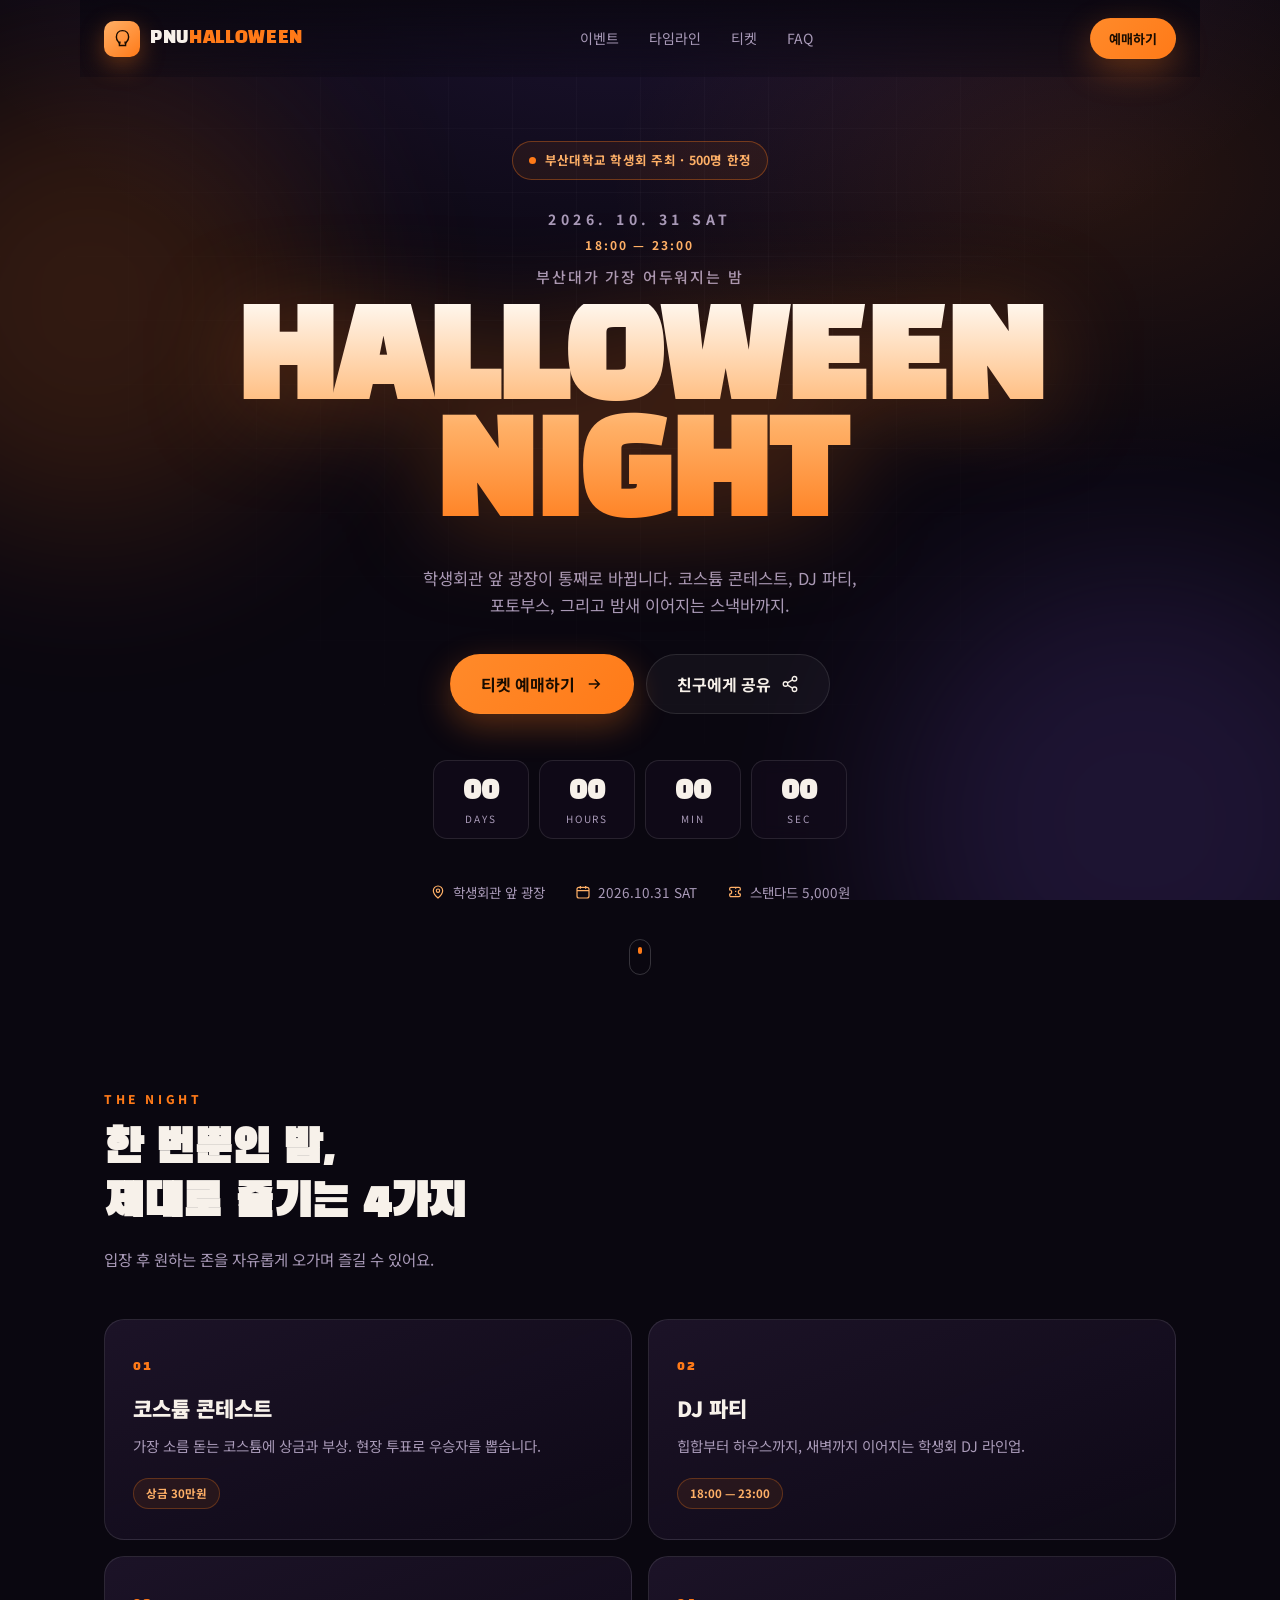
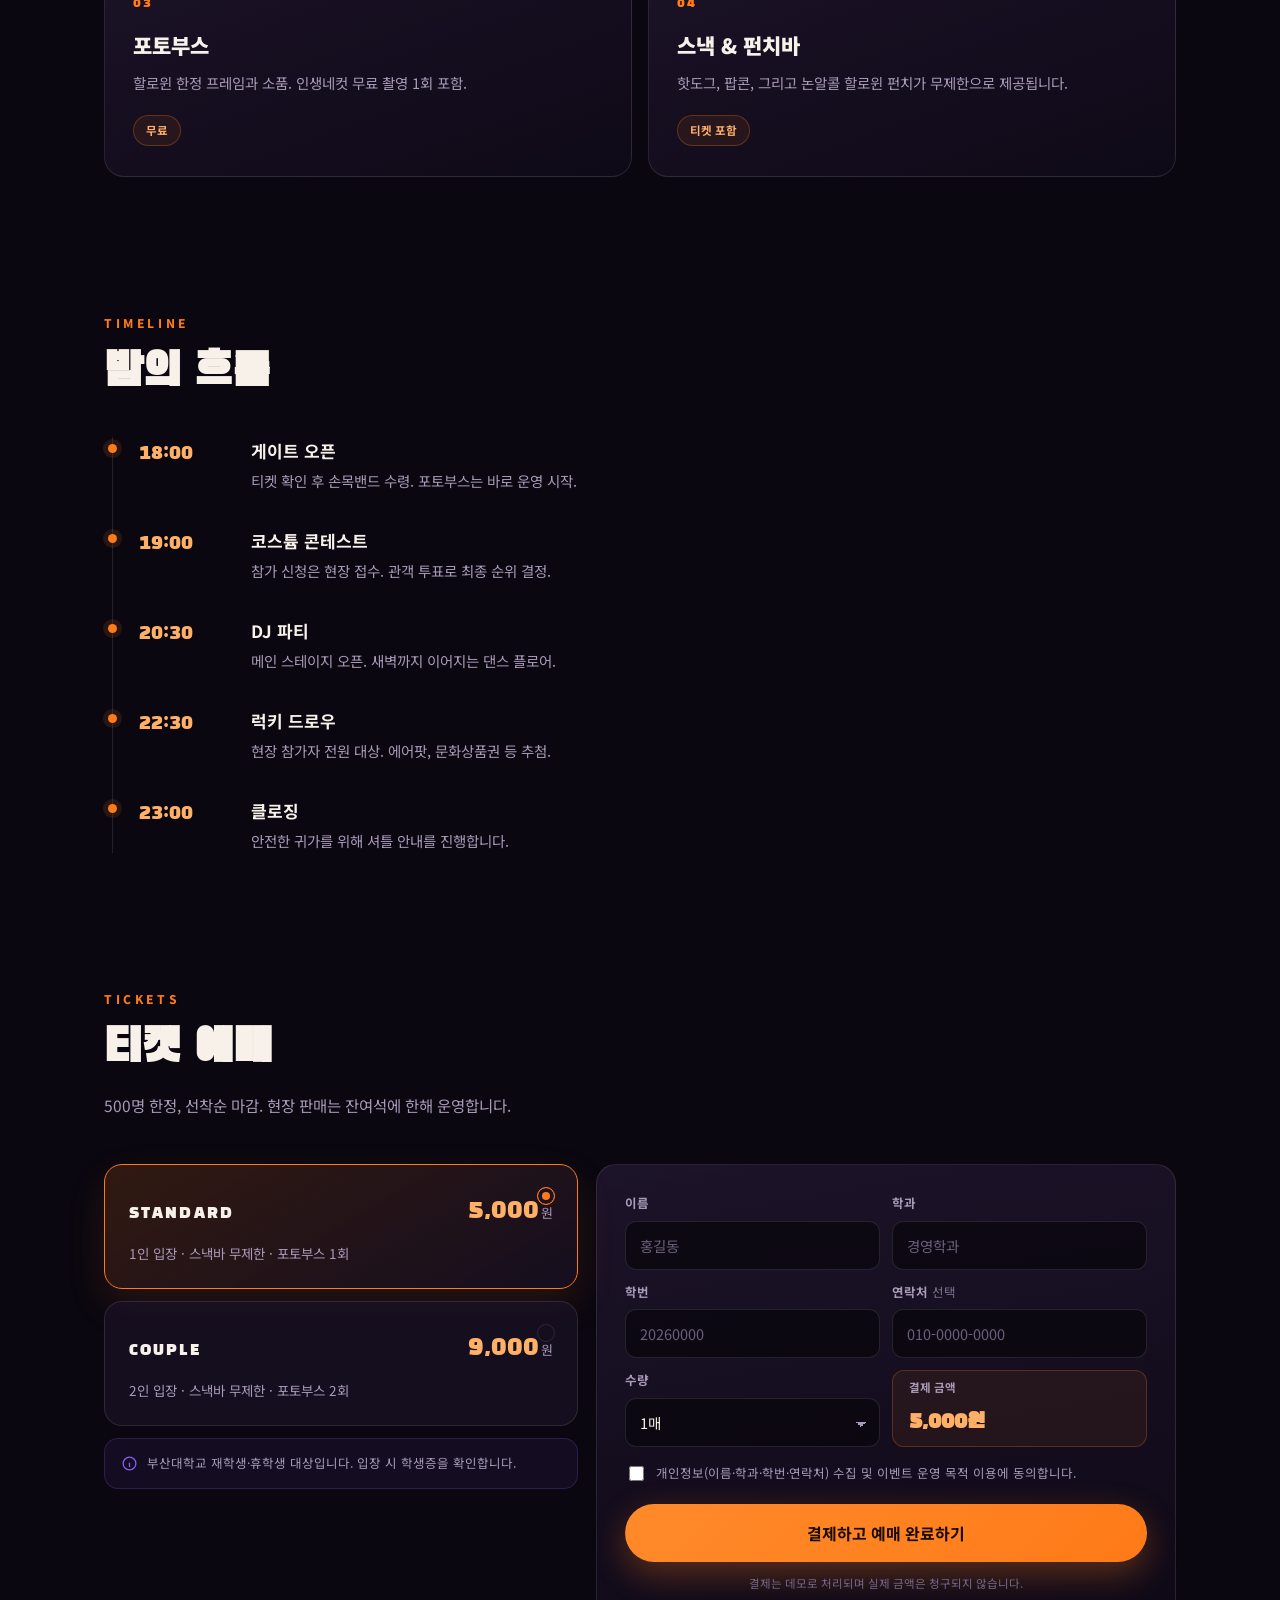
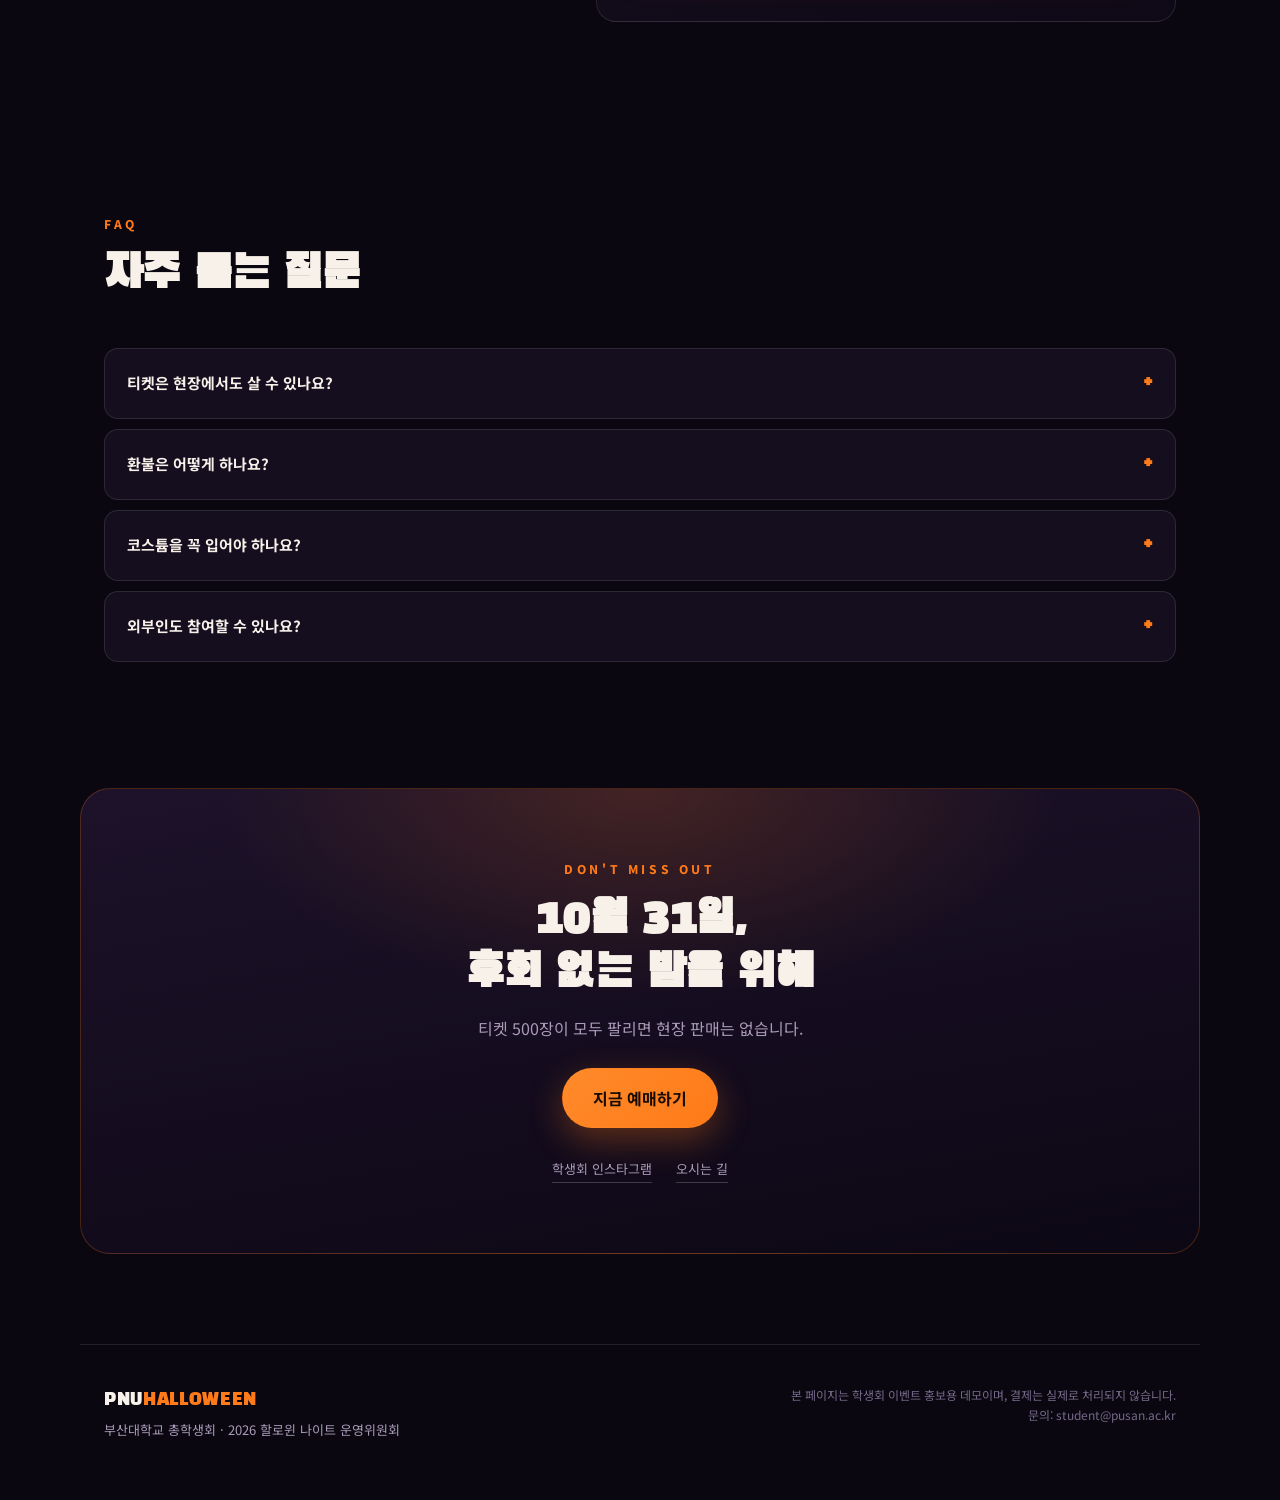
<file: index.html>
<!doctype html>
<html lang="ko">
<head>
  <meta charset="utf-8" />
  <meta name="viewport" content="width=device-width, initial-scale=1" />
  <title>PNU HALLOWEEN NIGHT 2026 | 부산대학교 학생회</title>
  <meta name="description" content="2026년 10월 31일, 부산대학교 학생회관 앞 광장. 코스튬 콘테스트, DJ 파티, 포토부스까지. 부산대학교 학생회 할로윈 나이트." />
  <meta name="theme-color" content="#0a0710" />
  <link rel="icon" href="data:image/svg+xml,%3Csvg xmlns='http://www.w3.org/2000/svg' viewBox='0 0 100 100'%3E%3Crect width='100' height='100' rx='22' fill='%23ff7a18'/%3E%3Ccircle cx='50' cy='55' r='26' fill='%23140a00'/%3E%3Crect x='46' y='18' width='8' height='14' rx='4' fill='%23140a00'/%3E%3C/svg%3E" />
  <meta property="og:type" content="website" />
  <meta property="og:title" content="PNU HALLOWEEN NIGHT 2026" />
  <meta property="og:description" content="10.31 SAT 18:00 부산대학교 학생회관 앞 광장. 500명 한정 티켓." />
  <link rel="preconnect" href="https://fonts.googleapis.com" />
  <link rel="preconnect" href="https://fonts.gstatic.com" crossorigin />
  <link href="https://fonts.googleapis.com/css2?family=Black+Han+Sans&family=Noto+Sans+KR:wght@400;500;700;900&display=swap" rel="stylesheet" />
  <link rel="stylesheet" href="assets/styles.css" />
</head>
<body>
  <div class="bg" aria-hidden="true">
    <div class="bg__glow bg__glow--orange"></div>
    <div class="bg__glow bg__glow--purple"></div>
    <div class="bg__grid"></div>
  </div>

  <header class="nav">
    <a class="brand" href="#hero" data-track="nav_brand">
      <span class="brand__mark" aria-hidden="true">
        <svg viewBox="0 0 24 24" fill="none" stroke="currentColor" stroke-width="1.6"><path d="M12 3c4.5 0 7 3.2 7 7.4 0 2.4-.8 3.9-2 5.1-1 1-1.5 1.8-1.5 3.3v1.2H8.5v-1.2c0-1.5-.5-2.3-1.5-3.3-1.2-1.2-2-2.7-2-5.1C5 6.2 7.5 3 12 3Z"/><path d="M9 15.5V18M15 15.5V18M9.5 9.5h.01M14.5 9.5h.01"/></svg>
      </span>
      <span class="brand__text">PNU<em>HALLOWEEN</em></span>
    </a>
    <nav class="nav__links" aria-label="주요 메뉴">
      <a href="#about">이벤트</a>
      <a href="#lineup">타임라인</a>
      <a href="#tickets">티켓</a>
      <a href="#faq">FAQ</a>
    </nav>
    <a href="#tickets" class="btn btn--mini btn--primary" data-track="nav_ticket">예매하기</a>
  </header>

  <main>
    <section class="hero" id="hero">
      <div class="hero__badge reveal">
        <span class="dot"></span> 부산대학교 학생회 주최 · 500명 한정
      </div>
      <p class="hero__date reveal">2026. 10. 31 SAT<span>18:00 — 23:00</span></p>
      <h1 class="hero__title reveal">
        <span class="hero__title-top">부산대가 가장 어두워지는 밤</span>
        <span class="hero__title-main">HALLOWEEN<br />NIGHT</span>
      </h1>
      <p class="hero__lead reveal">
        학생회관 앞 광장이 통째로 바뀝니다. 코스튬 콘테스트, DJ 파티,<br class="pc-only" />
        포토부스, 그리고 밤새 이어지는 스낵바까지.
      </p>
      <div class="hero__actions reveal">
        <a href="#tickets" class="btn btn--primary btn--lg" data-track="hero_cta">
          티켓 예매하기
          <svg viewBox="0 0 24 24" fill="none" stroke="currentColor" stroke-width="2"><path d="M5 12h14M13 6l6 6-6 6"/></svg>
        </a>
        <button class="btn btn--ghost btn--lg" id="shareBtn" data-track="share_click" type="button">
          친구에게 공유
          <svg viewBox="0 0 24 24" fill="none" stroke="currentColor" stroke-width="1.8"><circle cx="18" cy="5" r="3"/><circle cx="6" cy="12" r="3"/><circle cx="18" cy="19" r="3"/><path d="m8.6 10.6 6.8-4M8.6 13.4l6.8 4"/></svg>
        </button>
      </div>

      <div class="countdown reveal" id="countdown" aria-label="이벤트 시작까지 남은 시간">
        <div class="countdown__cell"><strong id="cd-days">--</strong><span>DAYS</span></div>
        <div class="countdown__cell"><strong id="cd-hours">--</strong><span>HOURS</span></div>
        <div class="countdown__cell"><strong id="cd-minutes">--</strong><span>MIN</span></div>
        <div class="countdown__cell"><strong id="cd-seconds">--</strong><span>SEC</span></div>
      </div>

      <ul class="hero__facts reveal">
        <li><svg viewBox="0 0 24 24" fill="none" stroke="currentColor" stroke-width="1.8"><path d="M12 21s7-6.1 7-11a7 7 0 1 0-14 0c0 4.9 7 11 7 11Z"/><circle cx="12" cy="10" r="2.5"/></svg>학생회관 앞 광장</li>
        <li><svg viewBox="0 0 24 24" fill="none" stroke="currentColor" stroke-width="1.8"><rect x="3" y="5" width="18" height="16" rx="3"/><path d="M8 3v4M16 3v4M3 10h18"/></svg>2026.10.31 SAT</li>
        <li><svg viewBox="0 0 24 24" fill="none" stroke="currentColor" stroke-width="1.8"><path d="M4 9V7a2 2 0 0 1 2-2h12a2 2 0 0 1 2 2v2a3 3 0 0 0 0 6v2a2 2 0 0 1-2 2H6a2 2 0 0 1-2-2v-2a3 3 0 0 0 0-6Z"/><path d="M13 5v14" stroke-dasharray="2 3"/></svg>스탠다드 5,000원</li>
      </ul>

      <div class="hero__scroll" aria-hidden="true"><span></span></div>
    </section>

    <section class="section" id="about" data-section="about">
      <div class="section__head">
        <p class="eyebrow">THE NIGHT</p>
        <h2>한 번뿐인 밤,<br />제대로 즐기는 4가지</h2>
        <p class="section__desc">입장 후 원하는 존을 자유롭게 오가며 즐길 수 있어요.</p>
      </div>
      <div class="cards">
        <article class="card reveal">
          <span class="card__num">01</span>
          <h3>코스튬 콘테스트</h3>
          <p>가장 소름 돋는 코스튬에 상금과 부상. 현장 투표로 우승자를 뽑습니다.</p>
          <span class="card__tag">상금 30만원</span>
        </article>
        <article class="card reveal">
          <span class="card__num">02</span>
          <h3>DJ 파티</h3>
          <p>힙합부터 하우스까지, 새벽까지 이어지는 학생회 DJ 라인업.</p>
          <span class="card__tag">18:00 — 23:00</span>
        </article>
        <article class="card reveal">
          <span class="card__num">03</span>
          <h3>포토부스</h3>
          <p>할로윈 한정 프레임과 소품. 인생네컷 무료 촬영 1회 포함.</p>
          <span class="card__tag">무료</span>
        </article>
        <article class="card reveal">
          <span class="card__num">04</span>
          <h3>스낵 &amp; 펀치바</h3>
          <p>핫도그, 팝콘, 그리고 논알콜 할로윈 펀치가 무제한으로 제공됩니다.</p>
          <span class="card__tag">티켓 포함</span>
        </article>
      </div>
    </section>

    <section class="lineup" id="lineup" data-section="lineup">
      <div class="section__head section__head--left">
        <p class="eyebrow">TIMELINE</p>
        <h2>밤의 흐름</h2>
      </div>
      <div class="timeline">
        <div class="timeline__item reveal">
          <span class="timeline__time">18:00</span>
          <div class="timeline__body"><h3>게이트 오픈</h3><p>티켓 확인 후 손목밴드 수령. 포토부스는 바로 운영 시작.</p></div>
        </div>
        <div class="timeline__item reveal">
          <span class="timeline__time">19:00</span>
          <div class="timeline__body"><h3>코스튬 콘테스트</h3><p>참가 신청은 현장 접수. 관객 투표로 최종 순위 결정.</p></div>
        </div>
        <div class="timeline__item reveal">
          <span class="timeline__time">20:30</span>
          <div class="timeline__body"><h3>DJ 파티</h3><p>메인 스테이지 오픈. 새벽까지 이어지는 댄스 플로어.</p></div>
        </div>
        <div class="timeline__item reveal">
          <span class="timeline__time">22:30</span>
          <div class="timeline__body"><h3>럭키 드로우</h3><p>현장 참가자 전원 대상. 에어팟, 문화상품권 등 추첨.</p></div>
        </div>
        <div class="timeline__item reveal">
          <span class="timeline__time">23:00</span>
          <div class="timeline__body"><h3>클로징</h3><p>안전한 귀가를 위해 셔틀 안내를 진행합니다.</p></div>
        </div>
      </div>
    </section>

    <section class="section section--tickets" id="tickets" data-section="tickets">
      <div class="section__head">
        <p class="eyebrow">TICKETS</p>
        <h2>티켓 예매</h2>
        <p class="section__desc">500명 한정, 선착순 마감. 현장 판매는 잔여석에 한해 운영합니다.</p>
      </div>

      <div class="booking">
        <div class="booking__tickets">
          <label class="ticket-option is-active" data-ticket-card="standard">
            <input type="radio" name="ticket" value="standard" checked />
            <span class="ticket-option__top">
              <span class="ticket-option__name">STANDARD</span>
              <span class="ticket-option__price">5,000<span>원</span></span>
            </span>
            <span class="ticket-option__desc">1인 입장 · 스낵바 무제한 · 포토부스 1회</span>
            <span class="ticket-option__check" aria-hidden="true"></span>
          </label>
          <label class="ticket-option" data-ticket-card="couple">
            <input type="radio" name="ticket" value="couple" />
            <span class="ticket-option__top">
              <span class="ticket-option__name">COUPLE</span>
              <span class="ticket-option__price">9,000<span>원</span></span>
            </span>
            <span class="ticket-option__desc">2인 입장 · 스낵바 무제한 · 포토부스 2회</span>
            <span class="ticket-option__check" aria-hidden="true"></span>
          </label>
          <div class="ticket-note">
            <svg viewBox="0 0 24 24" fill="none" stroke="currentColor" stroke-width="1.8"><circle cx="12" cy="12" r="9"/><path d="M12 8h.01M11 12h1v4h1"/></svg>
            <p>부산대학교 재학생·휴학생 대상입니다. 입장 시 학생증을 확인합니다.</p>
          </div>
        </div>

        <form class="booking__form" id="bookingForm" novalidate>
          <div class="field-row">
            <label class="field">
              <span>이름</span>
              <input type="text" name="name" id="name" placeholder="홍길동" maxlength="40" required autocomplete="name" />
            </label>
            <label class="field">
              <span>학과</span>
              <input type="text" name="department" id="department" placeholder="경영학과" maxlength="60" required />
            </label>
          </div>
          <div class="field-row">
            <label class="field">
              <span>학번</span>
              <input type="text" name="studentId" id="studentId" placeholder="20260000" maxlength="20" inputmode="numeric" required />
            </label>
            <label class="field">
              <span>연락처 <em>선택</em></span>
              <input type="tel" name="phone" id="phone" placeholder="010-0000-0000" maxlength="20" inputmode="tel" autocomplete="tel" />
            </label>
          </div>
          <div class="field-row">
            <label class="field">
              <span>수량</span>
              <select name="quantity" id="quantity">
                <option value="1">1매</option>
                <option value="2">2매</option>
                <option value="3">3매</option>
                <option value="4">4매</option>
                <option value="5">5매</option>
              </select>
            </label>
            <div class="field field--total">
              <span>결제 금액</span>
              <strong id="totalPrice">5,000원</strong>
            </div>
          </div>
          <label class="agree">
            <input type="checkbox" id="agree" required />
            <span>개인정보(이름·학과·학번·연락처) 수집 및 이벤트 운영 목적 이용에 동의합니다.</span>
          </label>
          <button type="submit" class="btn btn--primary btn--block btn--lg" data-track="checkout_submit">
            결제하고 예매 완료하기
          </button>
          <p class="form-fine">결제는 데모로 처리되며 실제 금액은 청구되지 않습니다.</p>
        </form>
      </div>
    </section>

    <section class="section" id="faq" data-section="faq">
      <div class="section__head">
        <p class="eyebrow">FAQ</p>
        <h2>자주 묻는 질문</h2>
      </div>
      <div class="faq">
        <details class="faq__item">
          <summary data-track="faq_ticket">티켓은 현장에서도 살 수 있나요?</summary>
          <p>잔여석이 있을 경우에만 현장 판매를 진행합니다. 500명 한정으로 조기 마감될 수 있어 사전 예매를 권장합니다.</p>
        </details>
        <details class="faq__item">
          <summary data-track="faq_refund">환불은 어떻게 하나요?</summary>
          <p>이벤트 3일 전(10월 28일 23:59)까지 학생회 인스타그램 DM으로 요청 시 전액 환불됩니다.</p>
        </details>
        <details class="faq__item">
          <summary data-track="faq_costume">코스튬을 꼭 입어야 하나요?</summary>
          <p>아니요. 자유로운 복장으로 참여 가능합니다. 다만 코스튬 콘테스트 참가를 원하시면 19시까지 현장 접수해 주세요.</p>
        </details>
        <details class="faq__item">
          <summary data-track="faq_guest">외부인도 참여할 수 있나요?</summary>
          <p>부산대학교 재학생·휴학생만 입장 가능합니다. 입장 시 학생증 또는 모바일 학생증을 확인합니다.</p>
        </details>
      </div>
    </section>

    <section class="final-cta">
      <p class="eyebrow">DON'T MISS OUT</p>
      <h2>10월 31일,<br />후회 없는 밤을 위해</h2>
      <p>티켓 500장이 모두 팔리면 현장 판매는 없습니다.</p>
      <a href="#tickets" class="btn btn--primary btn--lg" data-track="final_cta">지금 예매하기</a>
      <div class="final-cta__links">
        <a href="https://www.instagram.com/" target="_blank" rel="noopener" data-track="instagram_click">학생회 인스타그램</a>
        <a href="https://map.naver.com/" target="_blank" rel="noopener" data-track="map_click">오시는 길</a>
      </div>
    </section>
  </main>

  <footer class="footer">
    <div class="footer__brand">
      <span class="brand__text">PNU<em>HALLOWEEN</em></span>
      <p>부산대학교 총학생회 · 2026 할로윈 나이트 운영위원회</p>
    </div>
    <p class="footer__fine">
      본 페이지는 학생회 이벤트 홍보용 데모이며, 결제는 실제로 처리되지 않습니다.<br />
      문의: student@pusan.ac.kr
    </p>
  </footer>

  <div class="modal" id="checkoutModal" role="dialog" aria-modal="true" aria-labelledby="checkoutTitle" hidden>
    <div class="modal__backdrop" data-close-modal></div>
    <div class="modal__card">
      <button class="modal__close" type="button" data-close-modal data-track="checkout_cancel" aria-label="닫기">
        <svg viewBox="0 0 24 24" fill="none" stroke="currentColor" stroke-width="2"><path d="m6 6 12 12M18 6 6 18"/></svg>
      </button>
      <p class="eyebrow">CHECKOUT</p>
      <h3 id="checkoutTitle">주문 확인</h3>
      <dl class="summary" id="checkoutSummary"></dl>
      <div class="pay-methods" role="radiogroup" aria-label="결제 수단">
        <label class="pay-method is-active"><input type="radio" name="payMethod" value="kakaopay" checked /><span>카카오페이</span></label>
        <label class="pay-method"><input type="radio" name="payMethod" value="toss" /><span>토스페이</span></label>
        <label class="pay-method"><input type="radio" name="payMethod" value="card" /><span>신용·체크카드</span></label>
      </div>
      <button class="btn btn--primary btn--block btn--lg" id="payBtn" type="button" data-track="checkout_pay">결제하기</button>
      <p class="form-fine">결제는 데모로 처리되며 실제 금액은 청구되지 않습니다.</p>
    </div>
  </div>

  <div class="modal" id="successModal" role="dialog" aria-modal="true" aria-labelledby="successTitle" hidden>
    <div class="modal__backdrop"></div>
    <div class="modal__card modal__card--success">
      <div class="success-icon" aria-hidden="true">
        <svg viewBox="0 0 24 24" fill="none" stroke="currentColor" stroke-width="2"><path d="m5 13 4 4L19 7"/></svg>
      </div>
      <p class="eyebrow">SEE YOU THERE</p>
      <h3 id="successTitle">예매가 완료되었습니다</h3>
      <p class="success-desc">입장 시 학생증과 예매 번호를 보여주세요.</p>
      <div class="order-no"><span>예매 번호</span><strong id="orderNo">----</strong></div>
      <button class="btn btn--primary btn--block" id="closeSuccess" type="button" data-track="success_close">확인</button>
    </div>
  </div>

  <div class="toast" id="toast" role="status" aria-live="polite"></div>

  <script src="assets/config.js"></script>
  <script src="assets/app.js"></script>
</body>
</html>
</file>
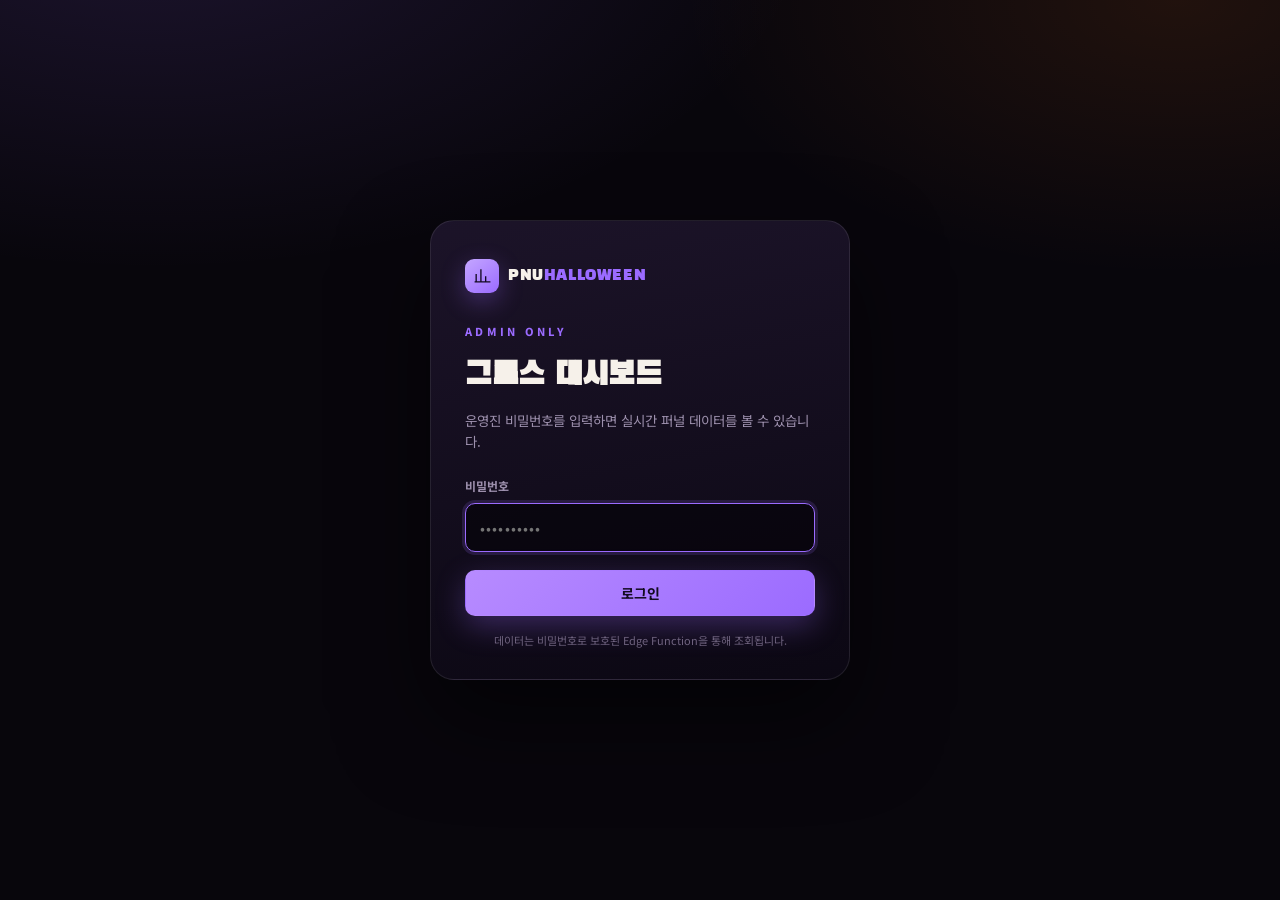
<file: admin.html>
<!doctype html>
<html lang="ko">
<head>
  <meta charset="utf-8" />
  <meta name="viewport" content="width=device-width, initial-scale=1" />
  <meta name="robots" content="noindex, nofollow" />
  <title>PNU HALLOWEEN · Growth Dashboard</title>
  <meta name="theme-color" content="#0a0710" />
  <link rel="icon" href="data:image/svg+xml,%3Csvg xmlns='http://www.w3.org/2000/svg' viewBox='0 0 100 100'%3E%3Crect width='100' height='100' rx='22' fill='%238b5cf6'/%3E%3Cpath d='M22 62h12V40H22zM44 62h12V28H44zM66 62h12V48H66z' fill='%23f7f1ea'/%3E%3C/svg%3E" />
  <link rel="preconnect" href="https://fonts.googleapis.com" />
  <link rel="preconnect" href="https://fonts.gstatic.com" crossorigin />
  <link href="https://fonts.googleapis.com/css2?family=Black+Han+Sans&family=Noto+Sans+KR:wght@400;500;700;900&display=swap" rel="stylesheet" />
  <link rel="stylesheet" href="assets/admin.css" />
</head>
<body>
  <div class="login" id="loginView">
    <form class="login__card" id="loginForm" autocomplete="on">
      <div class="brand">
        <span class="brand__mark" aria-hidden="true">
          <svg viewBox="0 0 24 24" fill="none" stroke="currentColor" stroke-width="1.7"><path d="M4 20V10M10 20V4M16 20v-7M22 20H2"/></svg>
        </span>
        <span class="brand__text">PNU<em>HALLOWEEN</em></span>
      </div>
      <p class="eyebrow">ADMIN ONLY</p>
      <h1>그로스 대시보드</h1>
      <p class="login__desc">운영진 비밀번호를 입력하면 실시간 퍼널 데이터를 볼 수 있습니다.</p>
      <label class="field">
        <span>비밀번호</span>
        <input type="password" id="password" name="password" placeholder="••••••••••" autocomplete="current-password" required />
      </label>
      <p class="login__error" id="loginError" role="alert" hidden></p>
      <button type="submit" class="btn btn--primary btn--block" id="loginBtn">로그인</button>
      <p class="login__fine">데이터는 비밀번호로 보호된 Edge Function을 통해 조회됩니다.</p>
    </form>
  </div>

  <div class="dash" id="dashView" hidden>
    <header class="topbar">
      <div class="topbar__left">
        <div class="brand">
          <span class="brand__mark" aria-hidden="true">
            <svg viewBox="0 0 24 24" fill="none" stroke="currentColor" stroke-width="1.7"><path d="M4 20V10M10 20V4M16 20v-7M22 20H2"/></svg>
          </span>
          <span class="brand__text">PNU<em>GROWTH</em></span>
        </div>
        <span class="topbar__divider" aria-hidden="true"></span>
        <span class="topbar__title">할로윈 나이트 운영 대시보드</span>
      </div>
      <div class="topbar__right">
        <span class="live"><i></i>LIVE</span>
        <span class="updated" id="updatedAt">불러오는 중…</span>
        <button class="btn btn--ghost btn--mini" id="refreshBtn" type="button">
          <svg viewBox="0 0 24 24" fill="none" stroke="currentColor" stroke-width="2"><path d="M20 11a8 8 0 1 0-2.3 5.7M20 5v6h-6"/></svg>
          새로고침
        </button>
        <button class="btn btn--ghost btn--mini" id="logoutBtn" type="button">로그아웃</button>
      </div>
    </header>

    <main class="dash__main">
      <p class="range" id="rangeLabel">최근 14일 · Asia/Seoul</p>

      <section class="kpis" id="kpis" aria-label="핵심 지표"></section>

      <div class="grid grid--2">
        <section class="panel">
          <div class="panel__head">
            <h2>퍼널 전환 · 이탈</h2>
            <span class="panel__hint">최근 14일 · 세션 기준</span>
          </div>
          <div class="funnel" id="funnel"></div>
        </section>

        <section class="panel">
          <div class="panel__head">
            <h2>시간대별 방문</h2>
            <span class="panel__hint">오늘 · KST</span>
          </div>
          <div class="chart chart--hourly" id="hourlyChart"></div>
        </section>
      </div>

      <section class="panel">
        <div class="panel__head">
          <h2>일별 트렌드</h2>
          <div class="legend">
            <span><i class="legend__dot legend__dot--orange"></i>방문 세션</span>
            <span><i class="legend__dot legend__dot--green"></i>구매</span>
          </div>
        </div>
        <div class="chart chart--trend" id="trendChart"></div>
      </section>

      <div class="grid grid--2">
        <section class="panel">
          <div class="panel__head">
            <h2>버튼별 클릭</h2>
            <span class="panel__hint">최근 14일</span>
          </div>
          <div class="table-wrap">
            <table class="table" id="buttonsTable">
              <thead><tr><th>버튼</th><th class="num">클릭</th><th class="num">세션</th><th>비중</th></tr></thead>
              <tbody></tbody>
            </table>
          </div>
        </section>

        <section class="panel">
          <div class="panel__head">
            <h2>유입 채널 · UTM</h2>
            <span class="panel__hint">최근 14일</span>
          </div>
          <div class="table-wrap">
            <table class="table" id="utmTable">
              <thead><tr><th>소스</th><th class="num">방문</th><th class="num">구매</th><th class="num">전환</th></tr></thead>
              <tbody></tbody>
            </table>
          </div>
        </section>
      </div>

      <div class="grid grid--3">
        <section class="panel">
          <div class="panel__head">
            <h2>티켓 판매</h2>
            <span class="panel__hint">최근 14일</span>
          </div>
          <div class="table-wrap">
            <table class="table" id="ticketsTable">
              <thead><tr><th>티켓</th><th class="num">주문</th><th class="num">매수</th><th class="num">매출</th></tr></thead>
              <tbody></tbody>
            </table>
          </div>
        </section>

        <section class="panel">
          <div class="panel__head">
            <h2>디바이스 · 스크롤</h2>
          </div>
          <div class="mini-bars" id="deviceStats"></div>
          <div class="mini-bars mini-bars--scroll" id="scrollStats"></div>
        </section>

        <section class="panel">
          <div class="panel__head">
            <h2>최근 세션</h2>
            <span class="panel__hint">최근 12개</span>
          </div>
          <div class="sessions" id="recentSessions"></div>
        </section>
      </div>
    </main>

    <footer class="dash__foot">
      <span>PNU HALLOWEEN NIGHT 2026 · 운영진 전용</span>
      <span class="auto-refresh">자동 새로고침 60초</span>
    </footer>
  </div>

  <script src="assets/config.js"></script>
  <script src="assets/admin.js"></script>
</body>
</html>
</file>
<file: assets/styles.css>
:root {
  --bg: #0a0710;
  --bg-soft: #120c1b;
  --panel: rgba(27, 18, 38, 0.72);
  --line: rgba(255, 255, 255, 0.1);
  --text: #f7f1ea;
  --muted: #a99ab8;
  --orange: #ff7a18;
  --orange-soft: #ffb067;
  --purple: #8b5cf6;
  --green: #39d98a;
  --radius: 20px;
  --max: 1120px;
  --font-display: "Black Han Sans", "Noto Sans KR", sans-serif;
  --font-body: "Noto Sans KR", system-ui, -apple-system, sans-serif;
}

* { box-sizing: border-box; }

html { scroll-behavior: smooth; }

body {
  margin: 0;
  background: var(--bg);
  color: var(--text);
  font-family: var(--font-body);
  line-height: 1.65;
  -webkit-font-smoothing: antialiased;
  overflow-x: hidden;
}

body.is-locked { overflow: hidden; }

a { color: inherit; text-decoration: none; }

img, svg { display: block; }

::selection { background: var(--orange); color: #140a00; }

.bg {
  position: fixed;
  inset: 0;
  z-index: -1;
  overflow: hidden;
  background:
    radial-gradient(1200px 700px at 50% -10%, rgba(139, 92, 246, 0.16), transparent 60%),
    radial-gradient(800px 500px at 85% 20%, rgba(255, 122, 24, 0.12), transparent 60%),
    var(--bg);
}

.bg__glow {
  position: absolute;
  border-radius: 50%;
  filter: blur(90px);
  opacity: 0.5;
  animation: float 14s ease-in-out infinite;
}

.bg__glow--orange {
  width: 460px;
  height: 460px;
  background: rgba(255, 122, 24, 0.32);
  top: 8%;
  left: -140px;
}

.bg__glow--purple {
  width: 520px;
  height: 520px;
  background: rgba(139, 92, 246, 0.3);
  bottom: -180px;
  right: -120px;
  animation-delay: -6s;
}

.bg__grid {
  position: absolute;
  inset: 0;
  background-image:
    linear-gradient(rgba(255, 255, 255, 0.028) 1px, transparent 1px),
    linear-gradient(90deg, rgba(255, 255, 255, 0.028) 1px, transparent 1px);
  background-size: 64px 64px;
  mask-image: radial-gradient(circle at 50% 20%, #000 0%, transparent 75%);
}

@keyframes float {
  0%, 100% { transform: translate3d(0, 0, 0) scale(1); }
  50% { transform: translate3d(0, -40px, 0) scale(1.08); }
}

.nav {
  position: sticky;
  top: 0;
  z-index: 50;
  display: flex;
  align-items: center;
  justify-content: space-between;
  gap: 24px;
  width: 100%;
  max-width: var(--max);
  margin: 0 auto;
  padding: 18px 24px;
  backdrop-filter: blur(14px);
  background: linear-gradient(to bottom, rgba(10, 7, 16, 0.86), rgba(10, 7, 16, 0.3));
}

.brand { display: inline-flex; align-items: center; gap: 10px; }

.brand__mark {
  display: grid;
  place-items: center;
  width: 36px;
  height: 36px;
  border-radius: 10px;
  color: #160a00;
  background: linear-gradient(140deg, var(--orange-soft), var(--orange));
  box-shadow: 0 8px 24px rgba(255, 122, 24, 0.35);
}

.brand__mark svg { width: 21px; height: 21px; }

.brand__text {
  font-family: var(--font-display);
  font-size: 17px;
  letter-spacing: 0.04em;
  line-height: 1;
}

.brand__text em { color: var(--orange); font-style: normal; }

.nav__links { display: flex; gap: 30px; font-size: 14px; color: var(--muted); }

.nav__links a { transition: color 0.2s ease; }

.nav__links a:hover { color: var(--text); }

.btn {
  display: inline-flex;
  align-items: center;
  justify-content: center;
  gap: 10px;
  padding: 13px 22px;
  border: 1px solid transparent;
  border-radius: 999px;
  font-family: inherit;
  font-size: 15px;
  font-weight: 700;
  color: var(--text);
  cursor: pointer;
  transition: transform 0.18s ease, box-shadow 0.18s ease, background 0.18s ease, border-color 0.18s ease;
  white-space: nowrap;
}

.btn svg { width: 18px; height: 18px; }

.btn:hover { transform: translateY(-2px); }

.btn:active { transform: translateY(0); }

.btn--primary {
  background: linear-gradient(135deg, #ff8a2a, var(--orange));
  color: #190c00;
  box-shadow: 0 12px 34px rgba(255, 122, 24, 0.32);
}

.btn--primary:hover { box-shadow: 0 16px 42px rgba(255, 122, 24, 0.44); }

.btn--ghost {
  background: rgba(255, 255, 255, 0.04);
  border-color: var(--line);
}

.btn--ghost:hover { background: rgba(255, 255, 255, 0.09); border-color: rgba(255, 255, 255, 0.24); }

.btn--mini { padding: 9px 18px; font-size: 13px; }

.btn--lg { padding: 16px 30px; font-size: 16px; }

.btn--block { width: 100%; }

.btn[disabled] { opacity: 0.6; cursor: progress; transform: none; }

.hero {
  position: relative;
  display: flex;
  flex-direction: column;
  align-items: center;
  text-align: center;
  max-width: var(--max);
  margin: 0 auto;
  padding: 64px 24px 90px;
}

.hero__badge {
  display: inline-flex;
  align-items: center;
  gap: 9px;
  padding: 8px 16px;
  border: 1px solid rgba(255, 122, 24, 0.35);
  border-radius: 999px;
  background: rgba(255, 122, 24, 0.08);
  color: var(--orange-soft);
  font-size: 12.5px;
  font-weight: 700;
  letter-spacing: 0.02em;
}

.dot {
  width: 7px;
  height: 7px;
  border-radius: 50%;
  background: var(--orange);
  box-shadow: 0 0 0 0 rgba(255, 122, 24, 0.6);
  animation: pulse 2s infinite;
}

@keyframes pulse {
  70% { box-shadow: 0 0 0 9px rgba(255, 122, 24, 0); }
  100% { box-shadow: 0 0 0 0 rgba(255, 122, 24, 0); }
}

.hero__date {
  margin: 28px 0 10px;
  font-size: 14px;
  font-weight: 700;
  letter-spacing: 0.32em;
  color: var(--muted);
}

.hero__date span { display: block; margin-top: 4px; color: var(--orange-soft); letter-spacing: 0.18em; font-size: 12px; }

.hero__title { margin: 0; }

.hero__title-top {
  display: block;
  font-size: 15px;
  font-weight: 500;
  letter-spacing: 0.12em;
  color: var(--muted);
  margin-bottom: 14px;
}

.hero__title-main {
  display: block;
  font-family: var(--font-display);
  font-size: clamp(56px, 12vw, 128px);
  line-height: 0.92;
  letter-spacing: -0.01em;
  background: linear-gradient(180deg, #fff6ec 0%, #ffb067 52%, #ff7a18 100%);
  -webkit-background-clip: text;
  background-clip: text;
  color: transparent;
  filter: drop-shadow(0 12px 48px rgba(255, 122, 24, 0.28));
}

.hero__lead { margin: 26px 0 0; color: var(--muted); font-size: 16.5px; }

.hero__actions { display: flex; gap: 12px; margin-top: 34px; flex-wrap: wrap; justify-content: center; }

.countdown {
  display: grid;
  grid-template-columns: repeat(4, minmax(64px, 96px));
  gap: 10px;
  margin-top: 46px;
}

.countdown__cell {
  padding: 14px 6px 10px;
  border: 1px solid var(--line);
  border-radius: 14px;
  background: rgba(18, 12, 27, 0.72);
  backdrop-filter: blur(8px);
}

.countdown__cell strong {
  display: block;
  font-family: var(--font-display);
  font-size: 30px;
  line-height: 1;
  color: var(--text);
  font-variant-numeric: tabular-nums;
}

.countdown__cell span { display: block; margin-top: 6px; font-size: 10px; letter-spacing: 0.18em; color: var(--muted); }

.hero__facts {
  display: flex;
  flex-wrap: wrap;
  justify-content: center;
  gap: 12px 30px;
  margin: 42px 0 0;
  padding: 0;
  list-style: none;
  color: var(--muted);
  font-size: 13.5px;
}

.hero__facts li { display: inline-flex; align-items: center; gap: 7px; }

.hero__facts svg { width: 16px; height: 16px; color: var(--orange-soft); }

.hero__scroll {
  position: absolute;
  bottom: 18px;
  left: 50%;
  width: 22px;
  height: 36px;
  border: 1.5px solid rgba(255, 255, 255, 0.18);
  border-radius: 12px;
  transform: translateX(-50%);
}

.hero__scroll span {
  position: absolute;
  top: 7px;
  left: 50%;
  width: 4px;
  height: 7px;
  border-radius: 2px;
  background: var(--orange);
  transform: translateX(-50%);
  animation: scrollDown 1.8s ease-in-out infinite;
}

@keyframes scrollDown {
  0% { opacity: 0; transform: translate(-50%, 0); }
  40% { opacity: 1; }
  100% { opacity: 0; transform: translate(-50%, 12px); }
}

.section, .lineup {
  max-width: var(--max);
  margin: 0 auto;
  padding: 96px 24px;
}

.section__head { max-width: 620px; margin-bottom: 46px; }

.section__head--left { margin-bottom: 36px; }

.eyebrow {
  margin: 0 0 14px;
  font-size: 12px;
  font-weight: 800;
  letter-spacing: 0.3em;
  color: var(--orange);
}

.section__head h2, .final-cta h2 {
  margin: 0;
  font-family: var(--font-display);
  font-size: clamp(30px, 4.4vw, 46px);
  line-height: 1.18;
  letter-spacing: -0.01em;
}

.section__desc { margin: 16px 0 0; color: var(--muted); font-size: 15.5px; }

.cards {
  display: grid;
  grid-template-columns: repeat(2, 1fr);
  gap: 16px;
}

.card {
  position: relative;
  padding: 30px 28px;
  border: 1px solid var(--line);
  border-radius: var(--radius);
  background: linear-gradient(160deg, rgba(32, 22, 45, 0.8), rgba(17, 11, 26, 0.7));
  overflow: hidden;
  transition: transform 0.25s ease, border-color 0.25s ease;
}

.card::after {
  content: "";
  position: absolute;
  inset: auto -40% -60% auto;
  width: 220px;
  height: 220px;
  border-radius: 50%;
  background: radial-gradient(circle, rgba(255, 122, 24, 0.16), transparent 70%);
  transition: transform 0.4s ease;
}

.card:hover { transform: translateY(-4px); border-color: rgba(255, 122, 24, 0.36); }

.card:hover::after { transform: scale(1.3); }

.card__num {
  font-family: var(--font-display);
  font-size: 13px;
  color: var(--orange);
  letter-spacing: 0.16em;
}

.card h3 { margin: 14px 0 8px; font-size: 21px; font-weight: 900; }

.card p { margin: 0; color: var(--muted); font-size: 14.5px; }

.card__tag {
  display: inline-block;
  margin-top: 20px;
  padding: 5px 12px;
  border: 1px solid rgba(255, 122, 24, 0.28);
  border-radius: 999px;
  background: rgba(255, 122, 24, 0.08);
  color: var(--orange-soft);
  font-size: 11.5px;
  font-weight: 700;
}

.lineup { padding-top: 40px; }

.timeline {
  display: grid;
  gap: 0;
  border-left: 1px solid var(--line);
  margin-left: 8px;
}

.timeline__item {
  position: relative;
  display: grid;
  grid-template-columns: 92px 1fr;
  gap: 20px;
  padding: 0 0 34px 26px;
}

.timeline__item::before {
  content: "";
  position: absolute;
  top: 7px;
  left: -5px;
  width: 9px;
  height: 9px;
  border-radius: 50%;
  background: var(--orange);
  box-shadow: 0 0 0 5px rgba(255, 122, 24, 0.12);
}

.timeline__item:last-child { padding-bottom: 0; }

.timeline__time { font-family: var(--font-display); font-size: 20px; color: var(--orange-soft); }

.timeline__body h3 { margin: 0 0 4px; font-size: 17px; }

.timeline__body p { margin: 0; color: var(--muted); font-size: 14.5px; }

.section--tickets { padding-top: 40px; }

.booking {
  display: grid;
  grid-template-columns: 0.9fr 1.1fr;
  gap: 18px;
  align-items: start;
}

.booking__tickets { display: grid; gap: 12px; }

.ticket-option {
  position: relative;
  display: block;
  padding: 24px;
  border: 1px solid var(--line);
  border-radius: 18px;
  background: var(--panel);
  cursor: pointer;
  transition: border-color 0.2s ease, background 0.2s ease, transform 0.2s ease;
}

.ticket-option:hover { border-color: rgba(255, 122, 24, 0.34); }

.ticket-option.is-active {
  border-color: var(--orange);
  background: linear-gradient(150deg, rgba(255, 122, 24, 0.16), rgba(27, 18, 38, 0.7));
  box-shadow: 0 16px 40px rgba(255, 122, 24, 0.12);
}

.ticket-option input { position: absolute; opacity: 0; pointer-events: none; }

.ticket-option__top { display: flex; align-items: baseline; justify-content: space-between; gap: 14px; }

.ticket-option__name { font-family: var(--font-display); font-size: 15px; letter-spacing: 0.14em; }

.ticket-option__price { font-family: var(--font-display); font-size: 26px; color: var(--orange-soft); }

.ticket-option__price span { font-family: var(--font-body); font-size: 13px; color: var(--muted); margin-left: 2px; }

.ticket-option__desc { display: block; margin-top: 10px; color: var(--muted); font-size: 13.5px; }

.ticket-option__check {
  position: absolute;
  top: 22px;
  right: 22px;
  width: 18px;
  height: 18px;
  border: 1.5px solid var(--line);
  border-radius: 50%;
  transition: border-color 0.2s ease, background 0.2s ease;
}

.ticket-option.is-active .ticket-option__check { border-color: var(--orange); background: var(--orange); box-shadow: inset 0 0 0 4px #1b1226; }

.ticket-note {
  display: flex;
  gap: 9px;
  padding: 14px 16px;
  border-radius: 14px;
  background: rgba(139, 92, 246, 0.08);
  border: 1px solid rgba(139, 92, 246, 0.2);
  color: var(--muted);
  font-size: 12.5px;
}

.ticket-note svg { width: 17px; height: 17px; flex: none; color: var(--purple); margin-top: 2px; }

.ticket-note p { margin: 0; }

.booking__form {
  padding: 28px;
  border: 1px solid var(--line);
  border-radius: var(--radius);
  background: linear-gradient(170deg, rgba(32, 22, 45, 0.86), rgba(15, 10, 24, 0.9));
}

.field-row { display: grid; grid-template-columns: 1fr 1fr; gap: 12px; margin-bottom: 12px; }

.field { display: flex; flex-direction: column; gap: 7px; }

.field > span { font-size: 12.5px; font-weight: 700; color: var(--muted); }

.field > span em { font-style: normal; font-weight: 400; color: #7d6f8d; }

.field input, .field select {
  width: 100%;
  padding: 13px 14px;
  border: 1px solid var(--line);
  border-radius: 11px;
  background: rgba(9, 6, 14, 0.7);
  color: var(--text);
  font-family: inherit;
  font-size: 14.5px;
  outline: none;
  transition: border-color 0.2s ease, box-shadow 0.2s ease;
}

.field input::placeholder { color: #6b5f7b; }

.field input:focus, .field select:focus {
  border-color: var(--orange);
  box-shadow: 0 0 0 3px rgba(255, 122, 24, 0.14);
}

.field input:invalid:not(:placeholder-shown) { border-color: rgba(255, 92, 92, 0.55); }

.field select { appearance: none; background-image: linear-gradient(45deg, transparent 50%, var(--muted) 50%), linear-gradient(135deg, var(--muted) 50%, transparent 50%); background-position: calc(100% - 18px) 55%, calc(100% - 13px) 55%; background-size: 5px 5px, 5px 5px; background-repeat: no-repeat; }

.field--total {
  justify-content: center;
  padding: 0 16px;
  border: 1px solid rgba(255, 122, 24, 0.26);
  border-radius: 12px;
  background: rgba(255, 122, 24, 0.07);
}

.field--total > span { font-size: 11.5px; }

.field--total strong { font-family: var(--font-display); font-size: 22px; color: var(--orange-soft); }

.agree { display: flex; gap: 9px; align-items: flex-start; margin: 16px 0 20px; color: var(--muted); font-size: 12.5px; line-height: 1.55; }

.agree input { margin-top: 3px; accent-color: var(--orange); width: 15px; height: 15px; }

.form-fine { margin: 12px 0 0; text-align: center; font-size: 11.5px; color: #75698a; }

.faq { display: grid; gap: 10px; }

.faq__item {
  border: 1px solid var(--line);
  border-radius: 14px;
  background: var(--panel);
  overflow: hidden;
}

.faq__item summary {
  padding: 18px 22px;
  font-weight: 700;
  font-size: 15px;
  cursor: pointer;
  list-style: none;
  display: flex;
  justify-content: space-between;
  align-items: center;
  gap: 16px;
}

.faq__item summary::-webkit-details-marker { display: none; }

.faq__item summary::after {
  content: "+";
  font-family: var(--font-display);
  font-size: 20px;
  color: var(--orange);
  transition: transform 0.2s ease;
}

.faq__item[open] summary::after { transform: rotate(45deg); }

.faq__item p { margin: 0; padding: 0 22px 20px; color: var(--muted); font-size: 14px; }

.final-cta {
  max-width: var(--max);
  margin: 30px auto 90px;
  padding: 70px 28px;
  border: 1px solid rgba(255, 122, 24, 0.24);
  border-radius: 30px;
  text-align: center;
  background:
    radial-gradient(600px 300px at 50% 0%, rgba(255, 122, 24, 0.18), transparent 70%),
    linear-gradient(170deg, rgba(32, 20, 45, 0.9), rgba(13, 8, 21, 0.95));
}

.final-cta p:not(.eyebrow) { margin: 14px 0 26px; color: var(--muted); }

.final-cta__links { display: flex; justify-content: center; gap: 24px; margin-top: 30px; font-size: 13px; color: var(--muted); }

.final-cta__links a { border-bottom: 1px solid rgba(255, 255, 255, 0.2); padding-bottom: 2px; transition: color 0.2s ease, border-color 0.2s ease; }

.final-cta__links a:hover { color: var(--orange-soft); border-color: var(--orange-soft); }

.footer {
  max-width: var(--max);
  margin: 0 auto;
  padding: 40px 24px 60px;
  border-top: 1px solid var(--line);
  display: flex;
  justify-content: space-between;
  gap: 24px;
  flex-wrap: wrap;
}

.footer__brand p { margin: 8px 0 0; color: var(--muted); font-size: 13px; }

.footer__fine { margin: 0; color: #75698a; font-size: 12px; text-align: right; line-height: 1.7; }

.modal { position: fixed; inset: 0; z-index: 100; display: grid; place-items: center; padding: 20px; }

.modal[hidden] { display: none; }

.modal__backdrop { position: absolute; inset: 0; background: rgba(4, 2, 8, 0.78); backdrop-filter: blur(6px); }

.modal__card {
  position: relative;
  width: min(440px, 100%);
  padding: 34px 30px 28px;
  border: 1px solid rgba(255, 255, 255, 0.14);
  border-radius: 24px;
  background: linear-gradient(170deg, #241632, #120b1c);
  box-shadow: 0 40px 90px rgba(0, 0, 0, 0.6);
  animation: modalIn 0.25s ease;
}

@keyframes modalIn {
  from { opacity: 0; transform: translateY(14px) scale(0.97); }
  to { opacity: 1; transform: none; }
}

.modal__close {
  position: absolute;
  top: 16px;
  right: 16px;
  display: grid;
  place-items: center;
  width: 34px;
  height: 34px;
  border: 1px solid var(--line);
  border-radius: 50%;
  background: transparent;
  color: var(--muted);
  cursor: pointer;
  transition: color 0.2s ease, border-color 0.2s ease;
}

.modal__close:hover { color: var(--text); border-color: rgba(255, 255, 255, 0.3); }

.modal__close svg { width: 16px; height: 16px; }

.modal__card h3 { margin: 0 0 20px; font-family: var(--font-display); font-size: 26px; }

.summary { margin: 0 0 20px; padding: 16px 18px; border-radius: 14px; background: rgba(0, 0, 0, 0.28); border: 1px solid var(--line); }

.summary div { display: flex; justify-content: space-between; gap: 16px; padding: 6px 0; font-size: 13.5px; }

.summary dt { color: var(--muted); }

.summary dd { margin: 0; font-weight: 700; }

.summary div:last-child { margin-top: 6px; padding-top: 12px; border-top: 1px dashed var(--line); }

.summary div:last-child dd { font-family: var(--font-display); font-size: 20px; color: var(--orange-soft); }

.pay-methods { display: grid; grid-template-columns: repeat(3, 1fr); gap: 8px; margin-bottom: 18px; }

.pay-method {
  display: grid;
  place-items: center;
  padding: 12px 6px;
  border: 1px solid var(--line);
  border-radius: 10px;
  font-size: 12px;
  font-weight: 700;
  color: var(--muted);
  cursor: pointer;
  transition: border-color 0.2s ease, color 0.2s ease, background 0.2s ease;
}

.pay-method input { position: absolute; opacity: 0; pointer-events: none; }

.pay-method.is-active { border-color: var(--orange); color: var(--text); background: rgba(255, 122, 24, 0.1); }

.modal__card--success { text-align: center; }

.modal__card--success h3 { margin-bottom: 8px; }

.success-icon {
  display: grid;
  place-items: center;
  width: 62px;
  height: 62px;
  margin: 0 auto 20px;
  border-radius: 50%;
  color: #062114;
  background: linear-gradient(140deg, #6cf0ab, var(--green));
  box-shadow: 0 12px 34px rgba(57, 217, 138, 0.35);
}

.success-icon svg { width: 30px; height: 30px; }

.success-desc { margin: 0 0 20px; color: var(--muted); font-size: 14px; }

.order-no {
  display: flex;
  align-items: center;
  justify-content: space-between;
  gap: 16px;
  margin-bottom: 20px;
  padding: 14px 18px;
  border: 1px dashed rgba(255, 122, 24, 0.4);
  border-radius: 12px;
  background: rgba(255, 122, 24, 0.06);
  font-size: 13px;
  color: var(--muted);
}

.order-no strong { font-family: var(--font-display); font-size: 20px; letter-spacing: 0.1em; color: var(--orange-soft); }

.toast {
  position: fixed;
  left: 50%;
  bottom: 28px;
  z-index: 200;
  padding: 12px 20px;
  border: 1px solid rgba(255, 255, 255, 0.14);
  border-radius: 999px;
  background: rgba(24, 15, 34, 0.96);
  color: var(--text);
  font-size: 13.5px;
  transform: translate(-50%, 18px);
  opacity: 0;
  pointer-events: none;
  transition: opacity 0.25s ease, transform 0.25s ease;
}

.toast.is-visible { opacity: 1; transform: translate(-50%, 0); }

.reveal { opacity: 0; transform: translateY(18px); transition: opacity 0.7s ease, transform 0.7s ease; }

.reveal.is-visible { opacity: 1; transform: none; }

@media (max-width: 900px) {
  .booking { grid-template-columns: 1fr; }
  .nav__links { display: none; }
  .cards { grid-template-columns: 1fr; }
}

@media (max-width: 640px) {
  .nav { padding: 14px 18px; }
  .nav .btn--mini { display: none; }
  .hero { padding: 40px 18px 72px; }
  .hero__lead { font-size: 15px; }
  .hero__actions { width: 100%; }
  .hero__actions .btn { flex: 1; }
  .countdown { grid-template-columns: repeat(4, 1fr); width: 100%; gap: 6px; }
  .countdown__cell { padding: 12px 2px 9px; border-radius: 11px; }
  .countdown__cell strong { font-size: 24px; }
  .hero__facts { gap: 10px 18px; font-size: 12.5px; }
  .section, .lineup { padding: 68px 18px; }
  .section--tickets { padding-top: 24px; }
  .field-row { grid-template-columns: 1fr; }
  .booking__form { padding: 22px 18px; }
  .timeline__item { grid-template-columns: 70px 1fr; gap: 12px; padding-left: 20px; }
  .final-cta { margin: 20px 18px 64px; padding: 48px 20px; border-radius: 24px; }
  .footer { flex-direction: column; }
  .footer__fine { text-align: left; }
  .pay-methods { grid-template-columns: 1fr; }
  .pc-only { display: none; }
}

@media (prefers-reduced-motion: reduce) {
  *, *::before, *::after { animation-duration: 0.001ms !important; transition-duration: 0.001ms !important; }
  .reveal { opacity: 1; transform: none; }
}
</file>
<file: assets/admin.css>
:root {
  --bg: #08060c;
  --bg-soft: #0f0b16;
  --panel: rgba(22, 16, 32, 0.82);
  --line: rgba(255, 255, 255, 0.09);
  --line-strong: rgba(255, 255, 255, 0.16);
  --text: #f6f1ea;
  --muted: #9d90ad;
  --faint: #6f637f;
  --orange: #ff7a18;
  --orange-soft: #ffb067;
  --purple: #9b6bff;
  --green: #3ddc97;
  --red: #ff6b6b;
  --radius: 18px;
  --max: 1320px;
  --font-display: "Black Han Sans", "Noto Sans KR", sans-serif;
  --font-body: "Noto Sans KR", system-ui, -apple-system, sans-serif;
}

* { box-sizing: border-box; }

html { scroll-behavior: smooth; }

body {
  margin: 0;
  min-height: 100vh;
  background:
    radial-gradient(1100px 600px at 12% -10%, rgba(155, 107, 255, 0.14), transparent 60%),
    radial-gradient(900px 500px at 92% 0%, rgba(255, 122, 24, 0.1), transparent 55%),
    var(--bg);
  color: var(--text);
  font-family: var(--font-body);
  line-height: 1.55;
  -webkit-font-smoothing: antialiased;
}

::selection { background: var(--purple); color: #fff; }

[hidden] { display: none !important; }

.brand { display: inline-flex; align-items: center; gap: 9px; }

.brand__mark {
  display: grid;
  place-items: center;
  width: 34px;
  height: 34px;
  border-radius: 9px;
  color: #130a22;
  background: linear-gradient(140deg, #c4a6ff, var(--purple));
  box-shadow: 0 8px 24px rgba(155, 107, 255, 0.32);
}

.brand__mark svg { width: 19px; height: 19px; }

.brand__text { font-family: var(--font-display); font-size: 15px; letter-spacing: 0.04em; line-height: 1; }

.brand__text em { color: var(--purple); font-style: normal; }

.eyebrow { margin: 0 0 12px; font-size: 11px; font-weight: 800; letter-spacing: 0.3em; color: var(--purple); }

.btn {
  display: inline-flex;
  align-items: center;
  justify-content: center;
  gap: 8px;
  padding: 12px 20px;
  border: 1px solid transparent;
  border-radius: 10px;
  font-family: inherit;
  font-size: 14px;
  font-weight: 700;
  color: var(--text);
  background: transparent;
  cursor: pointer;
  transition: background 0.18s ease, border-color 0.18s ease, transform 0.18s ease, opacity 0.18s ease;
}

.btn svg { width: 16px; height: 16px; }

.btn:hover { transform: translateY(-1px); }

.btn--primary {
  background: linear-gradient(135deg, #b78bff, var(--purple));
  color: #120a1f;
  box-shadow: 0 10px 30px rgba(155, 107, 255, 0.3);
}

.btn--primary:hover { box-shadow: 0 14px 36px rgba(155, 107, 255, 0.4); }

.btn--ghost { border-color: var(--line); background: rgba(255, 255, 255, 0.03); color: var(--muted); }

.btn--ghost:hover { border-color: var(--line-strong); color: var(--text); background: rgba(255, 255, 255, 0.06); }

.btn--mini { padding: 8px 13px; font-size: 12px; border-radius: 8px; }

.btn--block { width: 100%; }

.btn[disabled] { opacity: 0.6; cursor: progress; transform: none; }

.login { display: grid; place-items: center; min-height: 100vh; padding: 24px; }

.login__card {
  width: min(420px, 100%);
  padding: 38px 34px 30px;
  border: 1px solid var(--line);
  border-radius: 24px;
  background: linear-gradient(170deg, rgba(30, 21, 44, 0.92), rgba(12, 8, 20, 0.96));
  box-shadow: 0 40px 90px rgba(0, 0, 0, 0.55);
}

.login__card .brand { margin-bottom: 30px; }

.login__card h1 { margin: 0 0 8px; font-family: var(--font-display); font-size: 32px; letter-spacing: -0.01em; }

.login__desc { margin: 0 0 26px; color: var(--muted); font-size: 13.5px; }

.field { display: flex; flex-direction: column; gap: 7px; }

.field > span { font-size: 12px; font-weight: 700; color: var(--muted); }

.field input {
  width: 100%;
  padding: 13px 14px;
  border: 1px solid var(--line);
  border-radius: 10px;
  background: rgba(6, 4, 10, 0.7);
  color: var(--text);
  font-family: inherit;
  font-size: 14.5px;
  letter-spacing: 0.08em;
  outline: none;
  transition: border-color 0.2s ease, box-shadow 0.2s ease;
}

.field input:focus { border-color: var(--purple); box-shadow: 0 0 0 3px rgba(155, 107, 255, 0.16); }

.login__error {
  margin: 12px 0 0;
  padding: 10px 13px;
  border: 1px solid rgba(255, 107, 107, 0.32);
  border-radius: 9px;
  background: rgba(255, 107, 107, 0.08);
  color: #ffb3b3;
  font-size: 12.5px;
}

.login__card .btn { margin-top: 18px; }

.login__fine { margin: 16px 0 0; color: var(--faint); font-size: 11px; text-align: center; }

.topbar {
  position: sticky;
  top: 0;
  z-index: 20;
  display: flex;
  align-items: center;
  justify-content: space-between;
  gap: 18px;
  padding: 14px 28px;
  border-bottom: 1px solid var(--line);
  background: rgba(8, 6, 12, 0.82);
  backdrop-filter: blur(16px);
}

.topbar__left, .topbar__right { display: flex; align-items: center; gap: 14px; min-width: 0; }

.topbar__divider { width: 1px; height: 22px; background: var(--line); }

.topbar__title { font-size: 13px; color: var(--muted); white-space: nowrap; overflow: hidden; text-overflow: ellipsis; }

.live {
  display: inline-flex;
  align-items: center;
  gap: 6px;
  padding: 5px 10px;
  border: 1px solid rgba(61, 220, 151, 0.3);
  border-radius: 999px;
  background: rgba(61, 220, 151, 0.08);
  color: var(--green);
  font-size: 10.5px;
  font-weight: 800;
  letter-spacing: 0.12em;
}

.live i { width: 6px; height: 6px; border-radius: 50%; background: var(--green); animation: blink 2s infinite; }

@keyframes blink { 0%, 100% { opacity: 1; } 50% { opacity: 0.25; } }

.updated { font-size: 11.5px; color: var(--faint); white-space: nowrap; }

.dash__main { max-width: var(--max); margin: 0 auto; padding: 26px 28px 44px; }

.range { margin: 0 0 18px; color: var(--faint); font-size: 12px; letter-spacing: 0.04em; }

.kpis { display: grid; grid-template-columns: repeat(4, 1fr); gap: 14px; margin-bottom: 14px; }

.kpi {
  position: relative;
  padding: 20px 22px;
  border: 1px solid var(--line);
  border-radius: var(--radius);
  background: linear-gradient(165deg, rgba(28, 20, 40, 0.9), rgba(14, 10, 22, 0.9));
  overflow: hidden;
}

.kpi::before {
  content: "";
  position: absolute;
  inset: 0 auto auto 0;
  width: 100%;
  height: 2px;
  background: linear-gradient(90deg, var(--purple), transparent);
  opacity: 0.65;
}

.kpi--accent::before { background: linear-gradient(90deg, var(--orange), transparent); }

.kpi__label { display: flex; align-items: center; gap: 7px; margin: 0 0 10px; color: var(--muted); font-size: 12px; font-weight: 700; }

.kpi__value { margin: 0; font-family: var(--font-display); font-size: 34px; line-height: 1; letter-spacing: -0.01em; }

.kpi__value small { font-family: var(--font-body); font-size: 14px; font-weight: 700; color: var(--muted); margin-left: 3px; }

.kpi__sub { margin: 10px 0 0; color: var(--faint); font-size: 11.5px; }

.kpi__sub b { color: var(--muted); font-weight: 700; }

.grid { display: grid; gap: 14px; margin-bottom: 14px; }

.grid--2 { grid-template-columns: 1fr 1fr; }

.grid--3 { grid-template-columns: repeat(3, 1fr); }

.panel {
  padding: 22px 24px;
  border: 1px solid var(--line);
  border-radius: var(--radius);
  background: var(--panel);
  min-width: 0;
}

.panel__head { display: flex; align-items: center; justify-content: space-between; gap: 14px; margin-bottom: 18px; }

.panel__head h2 { margin: 0; font-size: 14.5px; font-weight: 800; letter-spacing: -0.01em; }

.panel__hint { color: var(--faint); font-size: 11px; white-space: nowrap; }

.legend { display: flex; gap: 16px; font-size: 11px; color: var(--muted); }

.legend span { display: inline-flex; align-items: center; gap: 6px; }

.legend__dot { width: 8px; height: 8px; border-radius: 2px; }

.legend__dot--orange { background: var(--orange); }

.legend__dot--green { background: var(--green); }

.funnel { display: grid; gap: 14px; }

.funnel__row { display: grid; gap: 6px; }

.funnel__top { display: flex; align-items: baseline; justify-content: space-between; gap: 12px; font-size: 12.5px; }

.funnel__label { color: var(--text); font-weight: 700; }

.funnel__label span { color: var(--faint); font-weight: 500; margin-left: 6px; font-size: 11px; }

.funnel__count { color: var(--muted); font-variant-numeric: tabular-nums; }

.funnel__count b { color: var(--text); font-size: 14px; }

.funnel__bar { height: 10px; border-radius: 6px; background: rgba(255, 255, 255, 0.055); overflow: hidden; }

.funnel__bar i { display: block; height: 100%; border-radius: 6px; background: linear-gradient(90deg, var(--purple), #c9aaff); transition: width 0.5s ease; }

.funnel__row:first-child .funnel__bar i { background: linear-gradient(90deg, var(--orange), #ffc38d); }

.funnel__meta { color: var(--faint); font-size: 11px; display: flex; gap: 10px; flex-wrap: wrap; }

.funnel__meta b { color: var(--muted); font-weight: 700; }

.funnel__meta .is-loss { color: #ff8f8f; }

.chart { width: 100%; }

.chart svg { display: block; width: 100%; height: auto; overflow: visible; }

.chart--hourly svg { max-height: 200px; }

.chart--trend svg { max-height: 280px; }

.chart text { font-family: var(--font-body); font-size: 10px; fill: var(--faint); }

.chart .axis-line { stroke: rgba(255, 255, 255, 0.08); stroke-width: 1; }

.chart .bar-sessions { fill: var(--orange); opacity: 0.9; }

.chart .bar-sessions:hover { opacity: 1; }

.chart .bar-purchases { fill: var(--green); opacity: 0.9; }

.chart .line-sessions { fill: none; stroke: var(--orange); stroke-width: 2; }

.chart .line-purchases { fill: none; stroke: var(--green); stroke-width: 2; }

.chart .dot-sessions { fill: #1a1026; stroke: var(--orange); stroke-width: 1.6; }

.chart .dot-purchases { fill: #0c1a14; stroke: var(--green); stroke-width: 1.6; }

.chart .area-sessions { fill: url(#areaFill); }

.chart__empty { display: grid; place-items: center; min-height: 140px; color: var(--faint); font-size: 12.5px; border: 1px dashed var(--line); border-radius: 12px; }

.table-wrap { overflow-x: auto; }

.table { width: 100%; border-collapse: collapse; font-size: 12.5px; }

.table th {
  padding: 0 0 10px;
  border-bottom: 1px solid var(--line);
  color: var(--faint);
  font-size: 10.5px;
  font-weight: 700;
  letter-spacing: 0.06em;
  text-align: left;
  white-space: nowrap;
}

.table td { padding: 10px 0; border-bottom: 1px solid rgba(255, 255, 255, 0.055); color: var(--muted); vertical-align: middle; }

.table tr:last-child td { border-bottom: 0; }

.table .num { text-align: right; font-variant-numeric: tabular-nums; white-space: nowrap; }

.table td:first-child { color: var(--text); font-weight: 600; padding-right: 14px; }

.table .num + .num { padding-left: 14px; }

.table__bar { display: flex; align-items: center; gap: 8px; min-width: 74px; }

.table__bar span { color: var(--faint); font-size: 11px; font-variant-numeric: tabular-nums; min-width: 30px; text-align: right; }

.table__bar i { flex: 1; height: 5px; border-radius: 3px; background: rgba(255, 255, 255, 0.06); position: relative; overflow: hidden; }

.table__bar i::after { content: ""; position: absolute; inset: 0 auto 0 0; width: var(--w, 0%); border-radius: 3px; background: var(--purple); }

.table__empty { padding: 22px 0; text-align: center; color: var(--faint); font-size: 12px; }

.mini-bars { display: grid; gap: 12px; }

.mini-bars--scroll { margin-top: 20px; padding-top: 18px; border-top: 1px solid var(--line); }

.mini-bar__top { display: flex; justify-content: space-between; gap: 12px; margin-bottom: 5px; font-size: 12px; color: var(--muted); }

.mini-bar__top b { color: var(--text); font-variant-numeric: tabular-nums; }

.mini-bar__track { height: 7px; border-radius: 4px; background: rgba(255, 255, 255, 0.055); overflow: hidden; }

.mini-bar__track i { display: block; height: 100%; border-radius: 4px; background: linear-gradient(90deg, var(--purple), #c9aaff); }

.mini-bars--scroll .mini-bar__track i { background: linear-gradient(90deg, var(--orange), #ffc38d); }

.sessions { display: grid; gap: 10px; max-height: 330px; overflow-y: auto; padding-right: 4px; }

.session { padding: 10px 12px; border: 1px solid var(--line); border-radius: 10px; background: rgba(255, 255, 255, 0.02); }

.session__top { display: flex; align-items: center; justify-content: space-between; gap: 10px; margin-bottom: 7px; }

.session__time { color: var(--faint); font-size: 11px; font-variant-numeric: tabular-nums; }

.session__badge { padding: 2px 8px; border-radius: 999px; font-size: 10px; font-weight: 800; letter-spacing: 0.02em; }

.session__badge--yes { color: var(--green); background: rgba(61, 220, 151, 0.1); border: 1px solid rgba(61, 220, 151, 0.28); }

.session__badge--no { color: var(--faint); background: rgba(255, 255, 255, 0.03); border: 1px solid var(--line); }

.session__steps { display: flex; flex-wrap: wrap; gap: 4px; }

.step-chip { padding: 2px 7px; border-radius: 5px; background: rgba(155, 107, 255, 0.12); color: #cbb2ff; font-size: 10px; }

.step-chip--final { background: rgba(61, 220, 151, 0.14); color: var(--green); }

.dash__foot {
  max-width: var(--max);
  margin: 0 auto;
  padding: 20px 28px 40px;
  display: flex;
  justify-content: space-between;
  gap: 16px;
  border-top: 1px solid var(--line);
  color: var(--faint);
  font-size: 11px;
}

.auto-refresh { color: var(--faint); }

body.is-loading .dash__main { opacity: 0.6; transition: opacity 0.2s ease; }

@media (max-width: 1120px) {
  .kpis { grid-template-columns: repeat(2, 1fr); }
  .grid--3 { grid-template-columns: 1fr 1fr; }
  .grid--3 .panel:last-child { grid-column: 1 / -1; }
}

@media (max-width: 820px) {
  .topbar { flex-wrap: wrap; padding: 12px 18px; }
  .topbar__title, .topbar__divider, .updated { display: none; }
  .topbar__right { margin-left: auto; }
  .dash__main { padding: 18px 16px 32px; }
  .grid--2, .grid--3 { grid-template-columns: 1fr; }
  .grid--3 .panel:last-child { grid-column: auto; }
  .kpi__value { font-size: 28px; }
  .dash__foot { flex-direction: column; padding: 18px 16px 32px; }
  .panel { padding: 18px 16px; }
}

@media (max-width: 480px) {
  .kpis { grid-template-columns: 1fr 1fr; gap: 10px; }
  .kpi { padding: 16px 14px; }
  .kpi__value { font-size: 24px; }
  .live { display: none; }
  .login__card { padding: 30px 22px 24px; }
}
</file>
